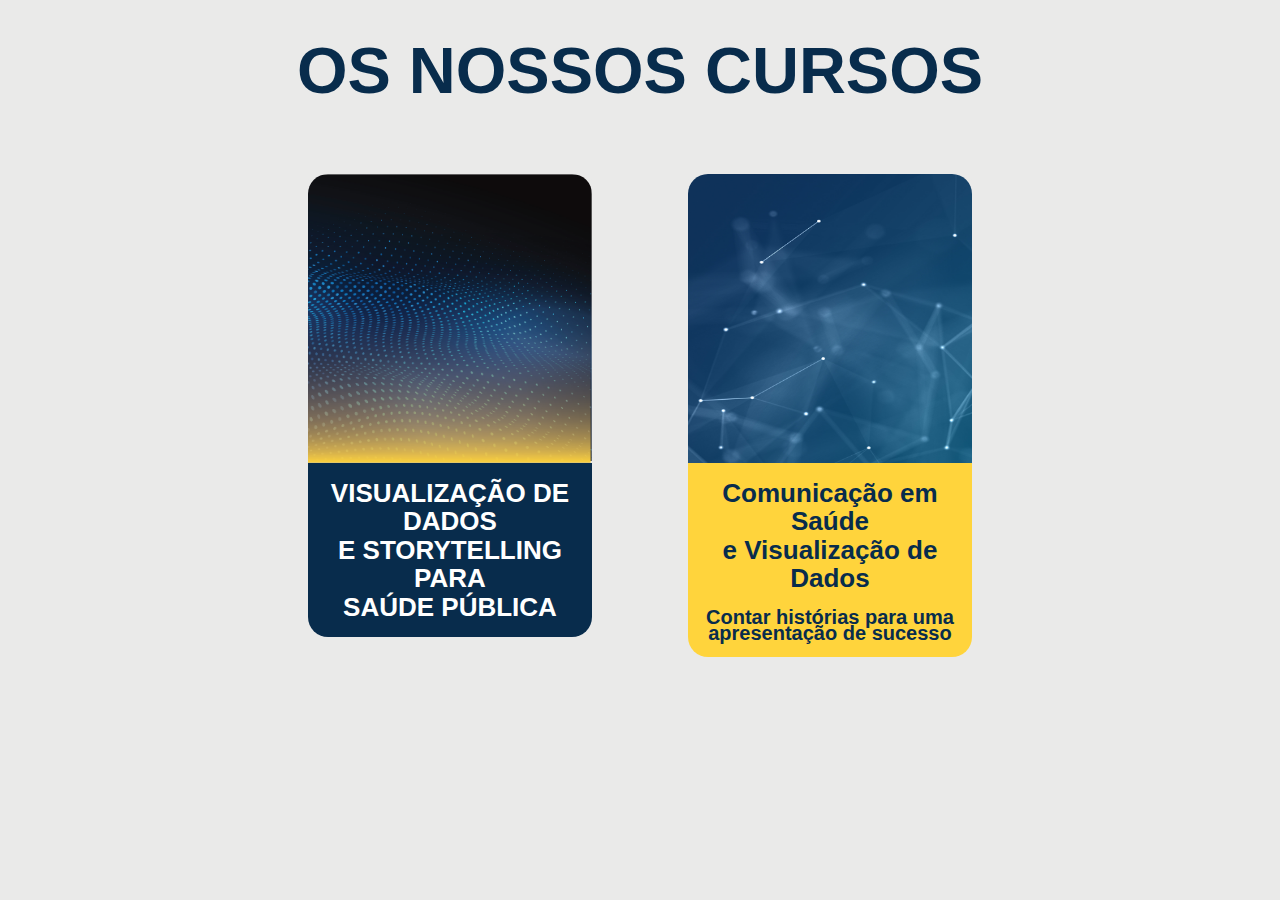
<file: index.html>
<!DOCTYPE html>
<html lang="en">

<head>
    <meta charset="UTF-8">
    <meta name="viewport" content="width=device-width, initial-scale=1.0">
    <title>VISUALIZAÇÃO DE DADOS E STORYTELLING PARA SAÚDE PÚBLICA</title>
    <meta property="og:title" content="VISUALIZAÇÃO DE DADOS E STORYTELLING PARA SAÚDE PÚBLICA">
    <meta property="og:description" content="Dotar os profissionais de saúde de técnicas de comunicação mais eficazes.">
    <meta property="og:image" content="https://datavizhealth.netlify.app/images/preview_1.png">
    <meta property="og:url" content="https://datavizhealth.netlify.app/">
    <meta property="og:type" content="website">
    <link rel="icon" href="./images/favicon.ico" type="image/x-icon">
    <!-- Bootstrap CSS -->
    <link href="https://cdn.jsdelivr.net/npm/bootstrap@5.0.2/dist/css/bootstrap.min.css" rel="stylesheet">
    <link href="./style.css" rel="stylesheet">
    <link href="https://fonts.cdnfonts.com/css/bebas-neue" rel="stylesheet">
    <link href='https://fonts.googleapis.com/css?family=Roboto' rel='stylesheet'>
</head>

<body class="bg-white-full">
    <div class="container text-center my-container">
        <div class="row my-title py-3">
            <h1 class="text-blue bebas bold py-3">OS NOSSOS CURSOS</h1>
        </div>
        <div class="row my-row py-0 py-md-4">
            <div class="col-md-2"></div>
            <div class="col-md-4 text-center">
                <a href="./course1.html" target="_blank">
                    <div class="card mx-auto">
                        <img class="card-img-top" src="./images/preview_1.png" alt="Card image cap">
                        <div class="card-body text-center bg-blue">
                            <p class="card-text text-white bebas bold">
                                VISUALIZAÇÃO DE DADOS<br /> E STORYTELLING PARA<br /> SAÚDE PÚBLICA
                            </p>
                        </div>
                    </div>
                </a>
            </div>
            <div class="col-md-4 text-center">
                <a href="./course2.html" target="_blank">
                    <div class="card mx-auto">
                        <img class="card-img-top" src="./images/preview_2.png" alt="Card image cap">
                        <div class="card-body text-center bg-yellow">
                            <div class="row card-line-height">
                                <p class="card-text text-blue bebas bold">
                                    Comunicação em Saúde<br /> e Visualização de Dados
                                </p>
                                <span class="card-text text-blue bebas bold">
                                    Contar histórias para uma <br />apresentação de sucesso
                                </span>
                            </div>
                        </div>
                    </div>
                </a>
            </div>
            <div class="col-md-2"></div>
        </div>
    </div>
</body>

</html>
</file>
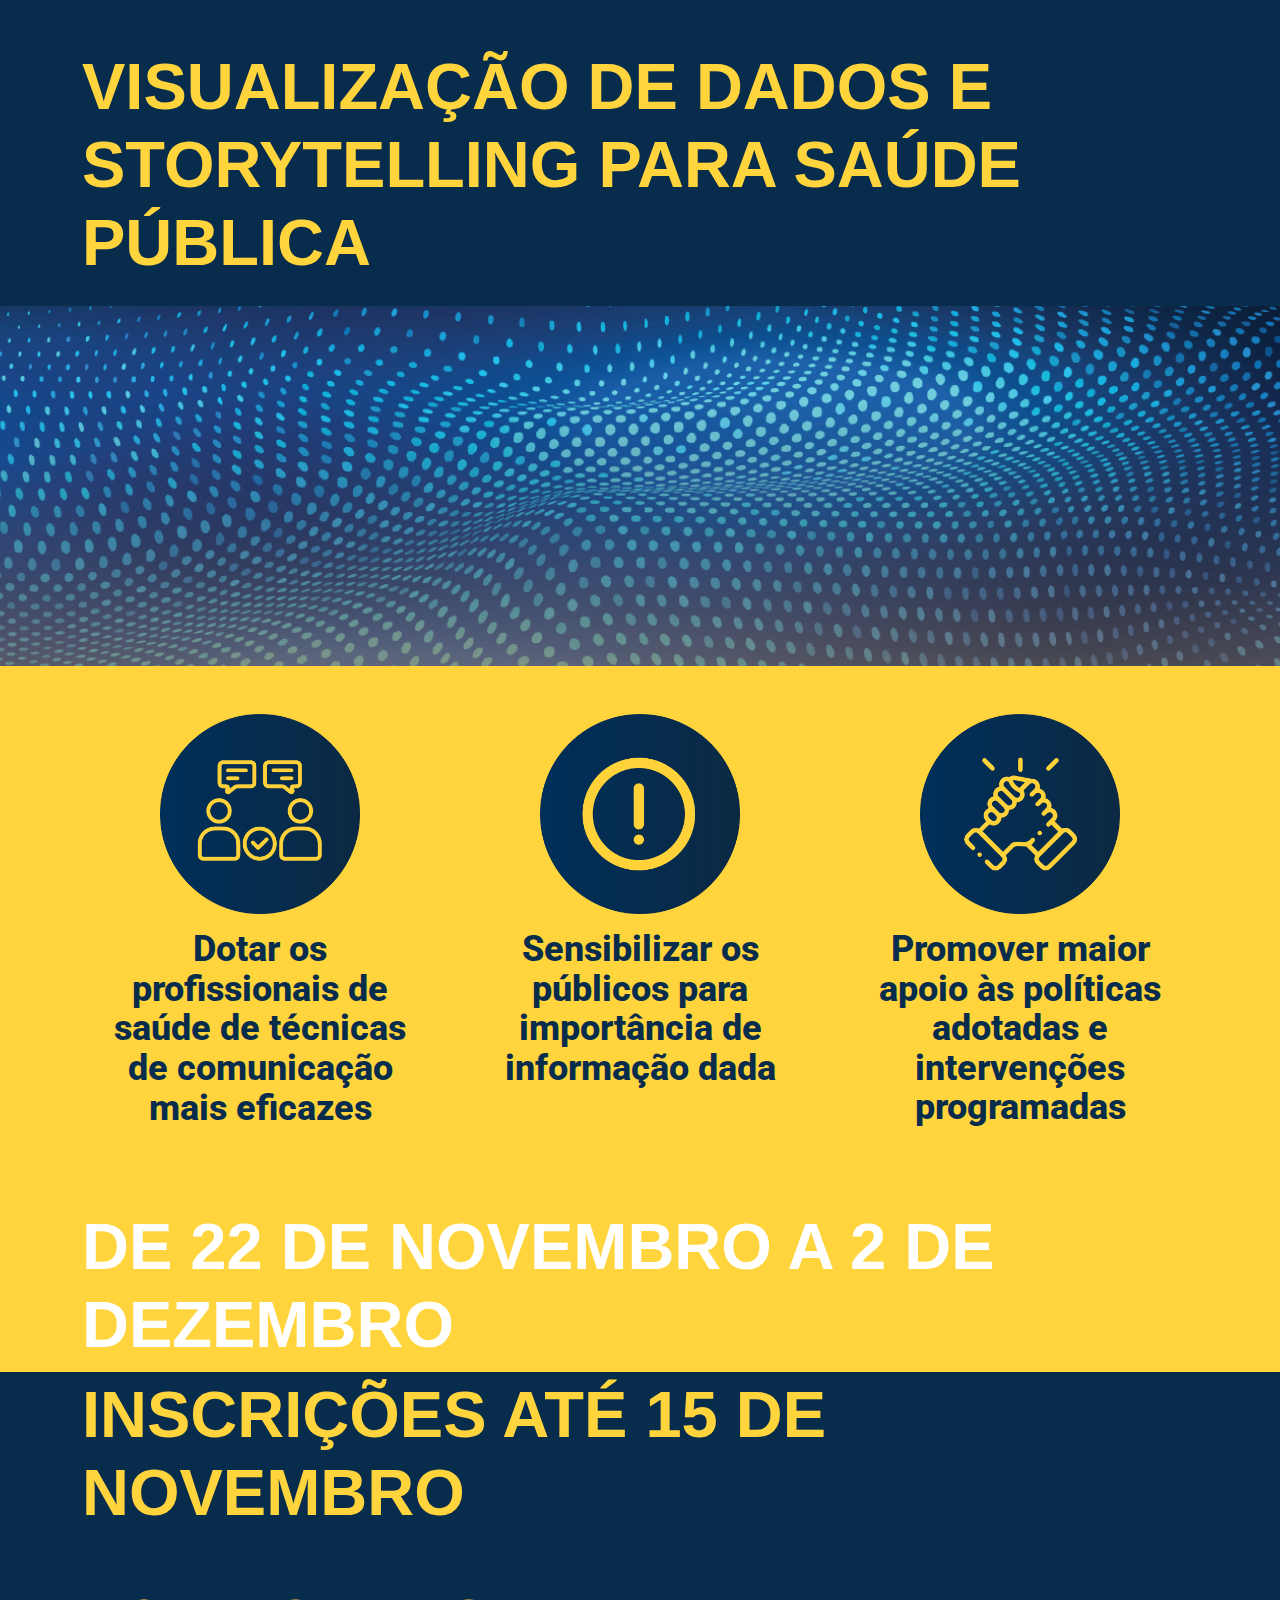
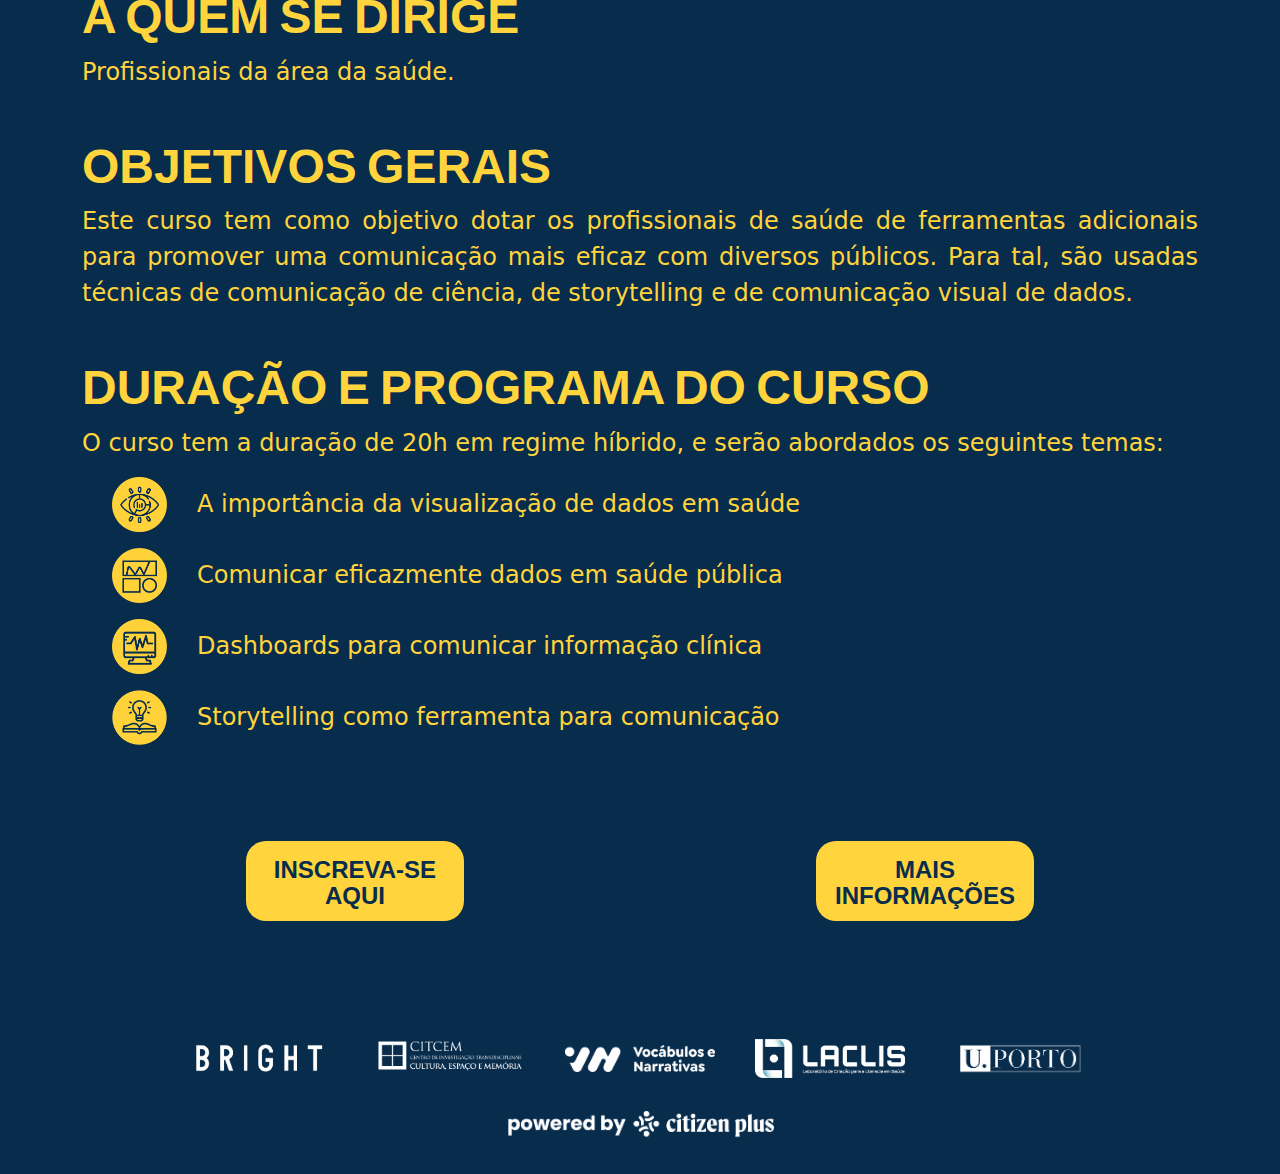
<file: course1.html>
<!DOCTYPE html>
<html lang="en">

<head>
    <meta charset="UTF-8">
    <meta name="viewport" content="width=device-width, initial-scale=1.0">
    <title>VISUALIZAÇÃO DE DADOS E STORYTELLING PARA SAÚDE PÚBLICA</title>
    <meta property="og:title" content="VISUALIZAÇÃO DE DADOS E STORYTELLING PARA SAÚDE PÚBLICA">
    <meta property="og:description" content="Dotar os profissionais de saúde de técnicas de comunicação mais eficazes.">
    <meta property="og:image" content="https://datavizhealth.netlify.app/images/preview_1.png">
    <meta property="og:url" content="https://datavizhealth.netlify.app/">
    <meta property="og:type" content="website">
    <link rel="icon" href="./images/1/favicon.ico" type="image/x-icon">
    <!-- Bootstrap CSS -->
    <link href="https://cdn.jsdelivr.net/npm/bootstrap@5.0.2/dist/css/bootstrap.min.css" rel="stylesheet">
    <link href="./style.css" rel="stylesheet">
    <link href="https://fonts.cdnfonts.com/css/bebas-neue" rel="stylesheet">
    <link href='https://fonts.googleapis.com/css?family=Roboto' rel='stylesheet'>
</head>

<body class="bg-blue-full">
    <div class="container">
        <div class="pt-5 pb-3">
            <h1 class="bebas bold text-yellow">
                VISUALIZAÇÃO DE DADOS E<br>
                STORYTELLING PARA SAÚDE PÚBLICA
            </h1>
        </div>
    </div>
    <div class="first-parallax"></div>
    <div class="bg-yellow">
        <div class="container">
            <div class="row text-center">
                <div class="col-md-4 py-4 py-md-5 px-4">
                    <img src="./images/1/icon1.png" />
                    <p class="text-blue roboto bold py-3">
                        Dotar os profissionais
                        de saúde de técnicas de
                        comunicação mais
                        eficazes
                    </p>
                </div>
                <div class="col-md-4 py-4 py-md-5 px-4">
                    <img src="./images/1/icon2.png" />
                    <p class="text-blue roboto bold py-3">
                        Sensibilizar os públicos
                        para importância de
                        informação dada
                    </p>
                </div>
                <div class="col-md-4 py-4 py-md-5 px-4">
                    <img src="./images/1/icon3.png" />
                    <p class="text-blue roboto bold py-3">
                        Promover maior apoio
                        às políticas adotadas
                        e intervenções
                        programadas
                    </p>
                </div>
            </div>
            <div class="row">
                <h1 class="text-white bebas bold">
                    DE 22 DE NOVEMBRO A 2 DE DEZEMBRO
                </h1>
            </div>
        </div>
    </div>
    <div class="bg-blue">
        <div class="container">
            <div class="row mb-5 mt-1">
                <h1 class="text-yellow bebas bold">
                    INSCRIÇÕES ATÉ 15 DE NOVEMBRO
                </h1>
            </div>
            <div class="mb-5 text-yellow">
                <h2 class="apertado text-yellow bebas bold">A QUEM SE DIRIGE</h2>
                <div class="justify">
                    <span class="">
                        Profissionais da área da saúde.
                    </span>
                </div>
            </div>
            <div class="mb-5 text-yellow">
                <h2 class="apertado text-yellow bebas bold">OBJETIVOS GERAIS</h2>
                <div class="justify">
                    <span class="">
                        Este curso tem como objetivo dotar os profissionais de saúde de ferramentas adicionais para
                        promover
                        uma comunicação mais eficaz com diversos públicos. Para tal, são usadas técnicas de comunicação
                        de
                        ciência, de storytelling e de comunicação visual de dados.
                    </span>
                </div>
            </div>
            <div class="mb-5 programa text-yellow">
                <h2 class="apertado text-yellow bebas bold">DURAÇÃO E PROGRAMA DO CURSO</h2>
                <div class="justify">
                    <span class="">
                        O curso tem a duração de 20h em regime híbrido, e serão abordados os seguintes temas:
                    </span>
                </div>
                <!--
                <ul class="mx-4">
                    <li class="my-3">
                        <img src="./images/icone1.png" alt="ícone">
                        <span>A importância da visualização de dados em saúde</span>
                    </li>
                    <li class="my-3">
                        <img src="./images/icone2.png" alt="ícone">
                        <span>Comunicar eficazmente dados em saúde pública</span>
                    </li>
                    <li class="my-3">
                        <img src="./images/icone3.png" alt="ícone">
                        <span>Dashboards para comunicar informação clínica</span>
                    </li>
                    <li class="my-3">
                        <img src="./images/icone4.png" alt="ícone">
                        <span>Storytelling como ferramenta para comunicação</span>
                    </li>
                </ul>
                -->
                <div class="mx-4">
                    <div class="row my-3 align-items-center">
                        <div class="col-md-1 text-center">
                            <img src="./images/1/icone1.png" alt="ícone" class="my-3 my-md-0">
                        </div>
                        <div class="col-md-11">
                            <span class="">A importância da visualização de dados em saúde</span>
                        </div>
                    </div>
                    <div class="row my-3 align-items-center">
                        <div class="col-md-1 text-center">
                            <img src="./images/1/icone2.png" alt="ícone" class="my-3 my-md-0">
                        </div>
                        <div class="col-md-11">
                            <span class="">Comunicar eficazmente dados em saúde pública</span>
                        </div>
                    </div>
                    <div class="row my-3 align-items-center">
                        <div class="col-md-1 text-center">
                            <img src="./images/1/icone3.png" alt="ícone" class="my-3 my-md-0">
                        </div>
                        <div class="col-md-11">
                            <span class="">Dashboards para comunicar informação clínica</span>
                        </div>
                    </div>
                    <div class="row my-3 align-items-center">
                        <div class="col-md-1 text-center">
                            <img src="./images/1/icone4.png" alt="ícone" class="my-3 my-md-0">
                        </div>
                        <div class="col-md-11">
                            <span class="">Storytelling como ferramenta para comunicação</span>
                        </div>
                    </div>
                </div>
            </div>
            <div class="row text-center mb-3 mb-md-0">
                <div class="col-md-6 py-3 py-md-5">
                    <button class="custom-btn-yellow py-3"
                        onclick="window.open('https://forms.gle/zRK8W9pC4ucbipCW8', '_blank')">
                        <p class="text-blue bebas bold">INSCREVA-SE AQUI</p>
                    </button>
                </div>
                <div class="col-md-6 py-3 py-md-5">
                    <button class="custom-btn-yellow py-3"
                        onclick="window.open('https://datavizhealth.netlify.app/images/1/VisualizacaoDeDadosEStorytelling.pdf', '_blank')">
                        <p class="text-blue bebas bold">MAIS INFORMAÇÕES</p>
                    </button>
                </div>
            </div>
        </div>
    </div>
</body>
<footer class="bg-blue-full py-4">
    <div class="container">
        <div class="row text-center">
            <div class="col-md-1"></div>
            <div class="col-12 col-md-2 d-flex justify-content-center align-items-center">
                <img src="./images/bright white.png" class="my-1 my-md-2" />
            </div>
            <div class="col-12 col-md-2 d-flex justify-content-center align-items-center">
                <img src="./images/citcem.png" class="my-3 my-md-2" />
            </div>
            <div class="col-12 col-md-2 d-flex justify-content-center align-items-center">
                <img src="./images/vocábulos e narrativas.png" class="my-4 my-md-2" />
            </div>
            <div class="col-12 col-md-2 d-flex justify-content-center align-items-center">
                <img src="./images/logo azul claro.png" class="my-4 my-md-2" />
            </div>
            <div class="col-12 col-md-2 d-flex justify-content-center align-items-center">
                <img src="./images/uporto.png" class="my-4 my-md-2" />
            </div>
            <div class="col-md-1"></div>
        </div>
        <div class="row">
            <div class="col-md-4"></div>
            <div class="col-md-4 d-flex justify-content-center align-items-center">
                <img src="./images/citizen plus.png" class="my-2 w-75" />
            </div>
            <div class="col-md-4"></div>
        </div>
    </div>
</footer>

</html>
</file>
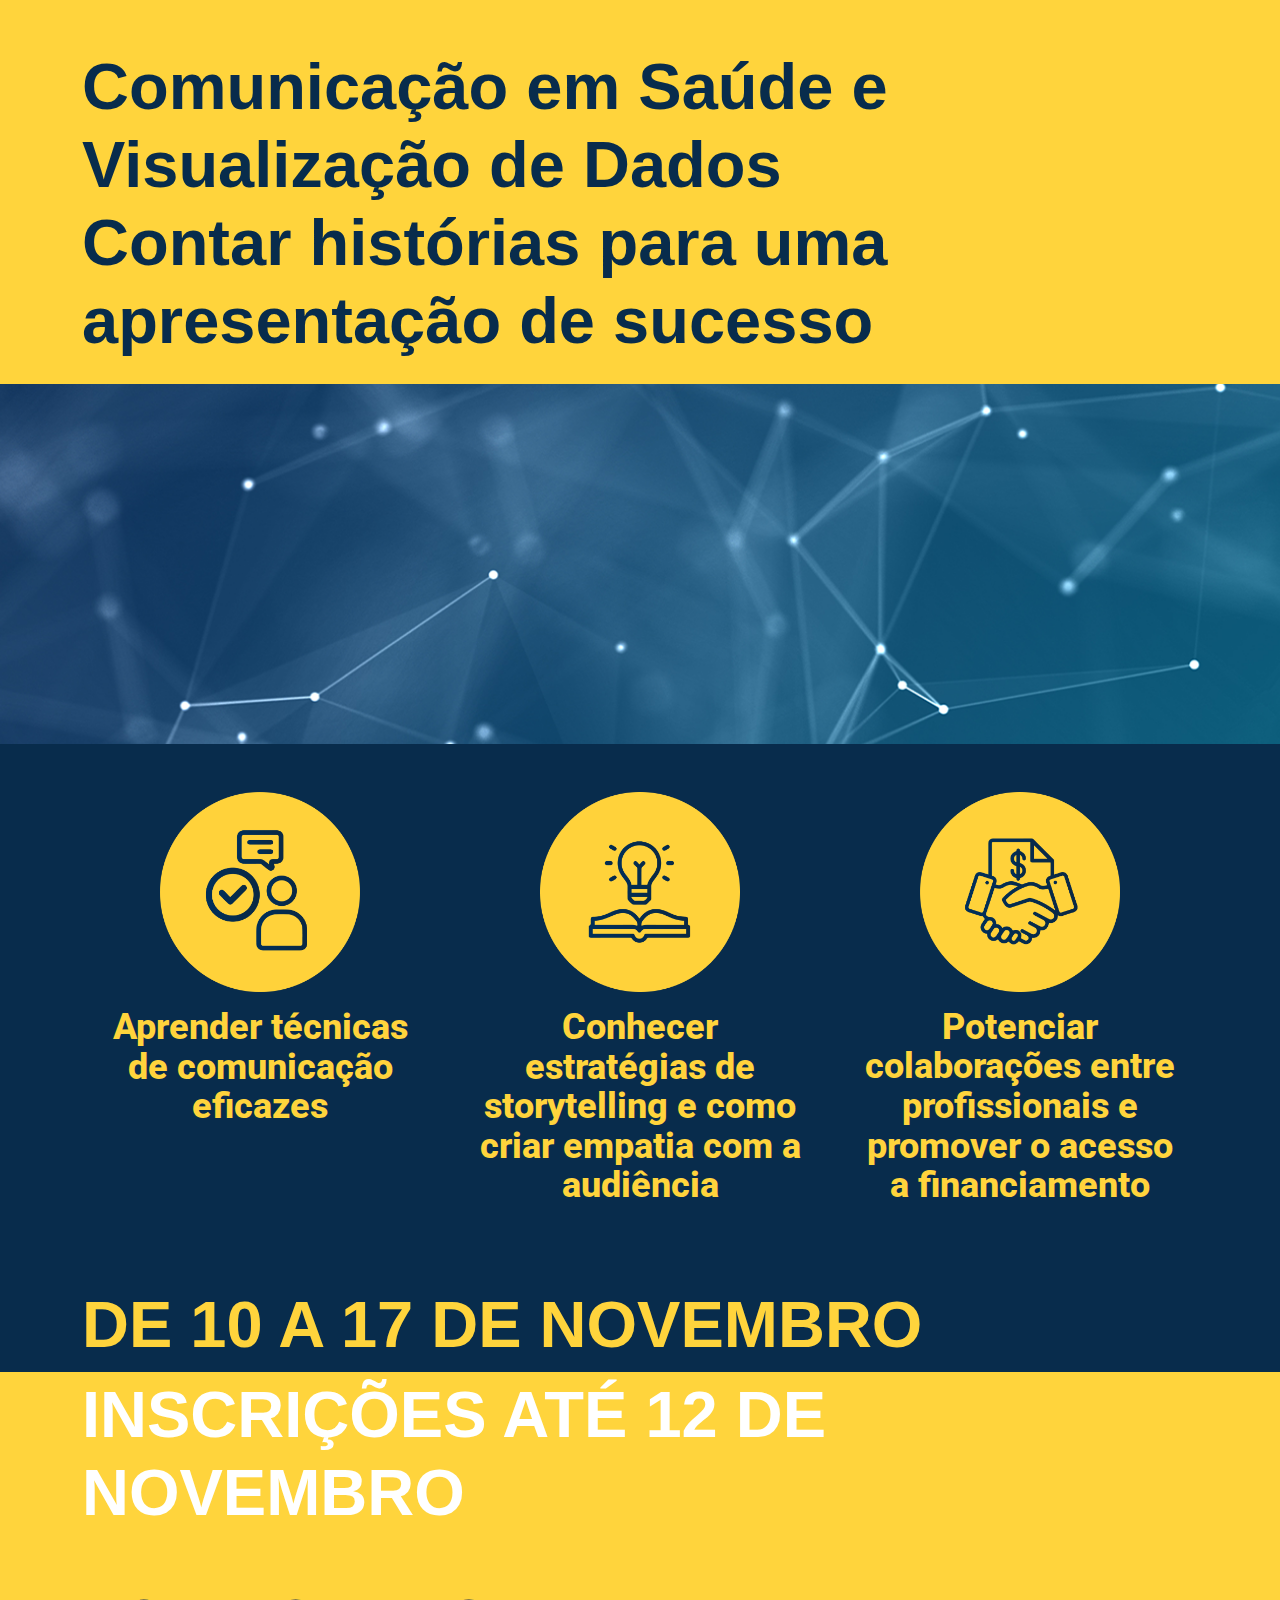
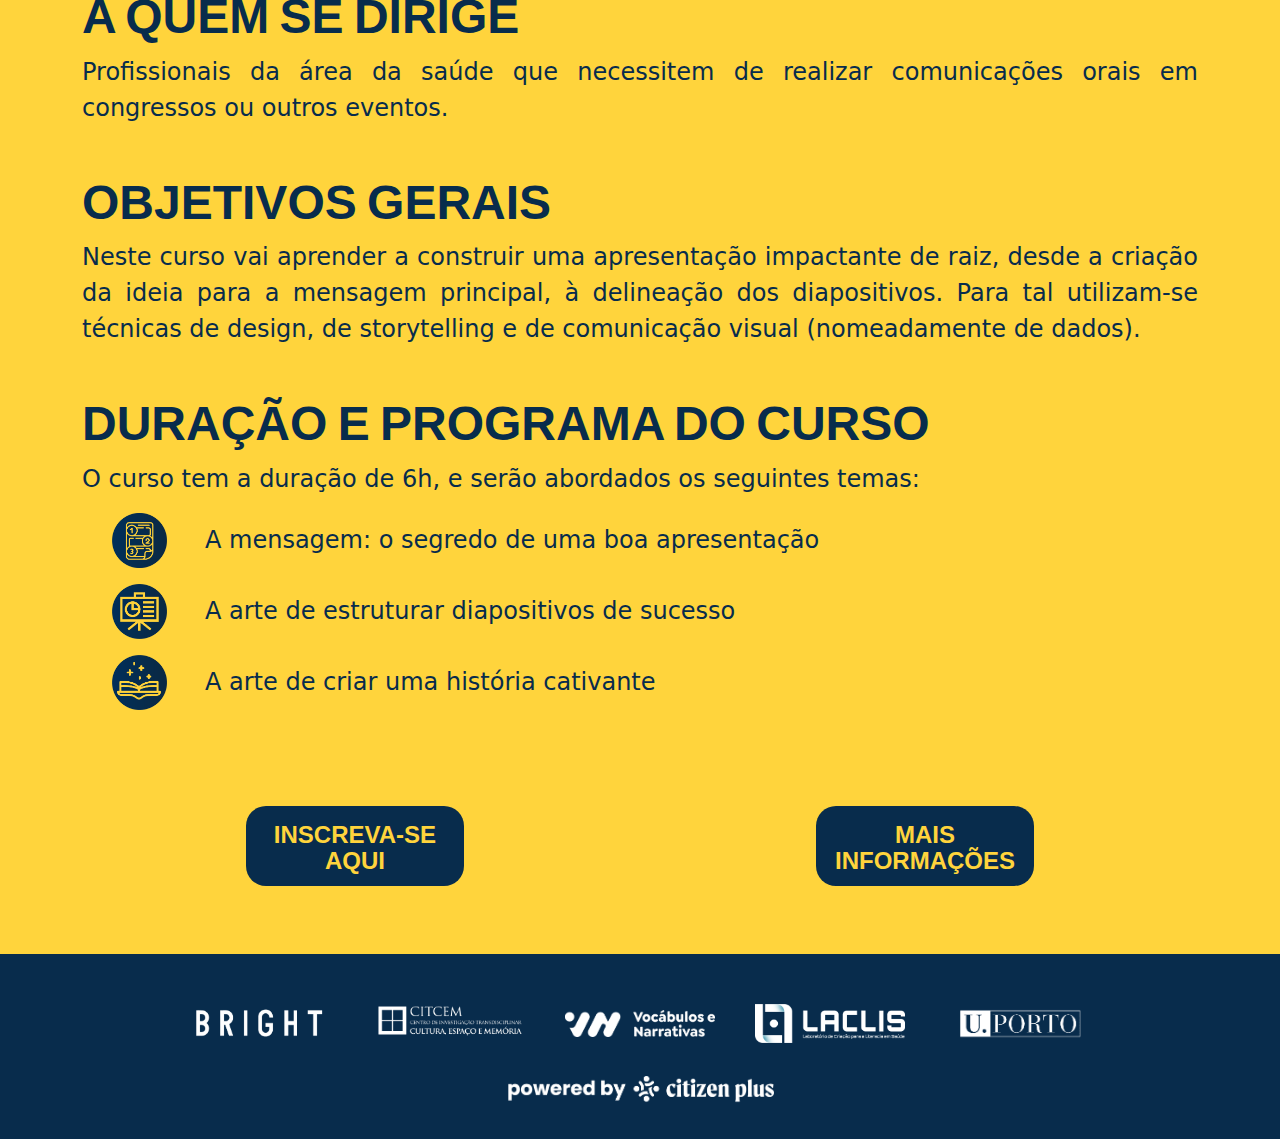
<file: course2.html>
<!DOCTYPE html>
<html lang="en">

<head>
    <meta charset="UTF-8">
    <meta name="viewport" content="width=device-width, initial-scale=1.0">
    <title>Comunicação em Saúde e Visualização de Dados</title>
    <meta property="og:title" content="Comunicação em Saúde e Visualização de Dados">
    <meta property="og:description"
        content="Comunicação em Saúde e Visualização de Dados. Contar histórias para uma apresentação de sucesso.">
    <meta property="og:image" content="https://datavizhealth.netlify.app/images/preview_2.png">
    <meta property="og:url" content="https://datavizhealth.netlify.app/">
    <meta property="og:type" content="website">
    <link rel="icon" href="./images/2/favicon.ico" type="image/x-icon">
    <!-- Bootstrap CSS -->
    <link href="https://cdn.jsdelivr.net/npm/bootstrap@5.0.2/dist/css/bootstrap.min.css" rel="stylesheet">
    <link href="./style.css" rel="stylesheet">
    <link href="https://fonts.cdnfonts.com/css/bebas-neue" rel="stylesheet">
    <link href='https://fonts.googleapis.com/css?family=Roboto' rel='stylesheet'>
</head>

<body class="bg-yellow-full">
    <div class="container">
        <div class="pt-5 pb-3">
            <h1 class="bebas bold text-blue">
                Comunicação em Saúde e Visualização de Dados<br />
                Contar histórias para uma apresentação de sucesso
            </h1>
        </div>
    </div>
    <div class="second-parallax"></div>
    <div class="bg-blue">
        <div class="container">
            <div class="row text-center">
                <div class="col-md-4 py-4 py-md-5 px-4">
                    <img src="./images/2/icon1.png" />
                    <p class="text-yellow roboto bold py-3">
                        Aprender técnicas de
                        comunicação eficazes
                    </p>
                </div>
                <div class="col-md-4 py-4 py-md-5 px-4">
                    <img src="./images/2/icon2.png" />
                    <p class="text-yellow roboto bold py-3">
                        Conhecer estratégias de
                        storytelling e como criar
                        empatia com a audiência
                    </p>
                </div>
                <div class="col-md-4 py-4 py-md-5 px-4">
                    <img src="./images/2/icon3.png" />
                    <p class="text-yellow roboto bold py-3">
                        Potenciar colaborações
                        entre profissionais e
                        promover o acesso a
                        financiamento
                    </p>
                </div>
            </div>
            <div class="row">
                <h1 class="text-yellow bebas bold">
                    DE 10 A 17 DE NOVEMBRO
                </h1>
            </div>
        </div>
    </div>
    <div class="bg-yellow">
        <div class="container">
            <div class="row mb-5 mt-1">
                <h1 class="text-white bebas bold">
                    INSCRIÇÕES ATÉ 12 DE NOVEMBRO
                </h1>
            </div>
            <div class="mb-5 text-blue">
                <h2 class="apertado text-blue bebas bold">A QUEM SE DIRIGE</h2>
                <div class="justify">
                    <span class="">
                        Profissionais da área da saúde que necessitem de realizar comunicações orais em congressos ou
                        outros eventos.
                    </span>
                </div>
            </div>
            <div class="mb-5 text-blue">
                <h2 class="apertado text-blue bebas bold">OBJETIVOS GERAIS</h2>
                <div class="justify">
                    <span class="">
                        Neste curso vai aprender a construir uma apresentação impactante de raiz, desde a criação da
                        ideia para a
                        mensagem principal, à delineação dos diapositivos. Para tal utilizam-se técnicas de design, de
                        storytelling e de
                        comunicação visual (nomeadamente de dados).
                    </span>
                </div>
            </div>
            <div class="mb-5 programa text-blue">
                <h2 class="apertado text-blue bebas bold">DURAÇÃO E PROGRAMA DO CURSO</h2>
                <div class="justify">
                    <span class="">
                        O curso tem a duração de 6h, e serão abordados os seguintes temas:
                    </span>
                </div>
                <!--
                <ul class="mx-4">
                    <li class="my-3">
                        <img src="./images/icone1.png" alt="ícone">
                        <span>A importância da visualização de dados em saúde</span>
                    </li>
                    <li class="my-3">
                        <img src="./images/icone2.png" alt="ícone">
                        <span>Comunicar eficazmente dados em saúde pública</span>
                    </li>
                    <li class="my-3">
                        <img src="./images/icone3.png" alt="ícone">
                        <span>Dashboards para comunicar informação clínica</span>
                    </li>
                    <li class="my-3">
                        <img src="./images/icone4.png" alt="ícone">
                        <span>Storytelling como ferramenta para comunicação</span>
                    </li>
                </ul>
                -->
                <div class="mx-4">
                    <div class="row my-3 align-items-center">
                        <div class="col-md-1 text-center">
                            <img src="./images/2/icone1.png" alt="ícone" class="my-3 my-md-0">
                        </div>
                        <div class="col-md-11">
                            <span class="px-2">A mensagem: o segredo de uma boa apresentação</span>
                        </div>
                    </div>
                    <div class="row my-3 align-items-center">
                        <div class="col-md-1 text-center">
                            <img src="./images/2/icone2.png" alt="ícone" class="my-3 my-md-0">
                        </div>
                        <div class="col-md-11">
                            <span class="px-2">A arte de estruturar diapositivos de sucesso</span>
                        </div>
                    </div>
                    <div class="row my-3 align-items-center">
                        <div class="col-md-1 text-center">
                            <img src="./images/2/icone3.png" alt="ícone" class="my-3 my-md-0">
                        </div>
                        <div class="col-md-11">
                            <span class="px-2">A arte de criar uma história cativante</span>
                        </div>
                    </div>
                </div>
            </div>
            <div class="row text-center mb-3 mb-md-0">
                <div class="col-md-6 py-3 py-md-5">
                    <button class="custom-btn-blue py-3"
                        onclick="window.open('https://forms.gle/vrJmUmqjH7dn9Yqe8', '_blank')">
                        <p class="text-yellow bebas bold">INSCREVA-SE AQUI</p>
                    </button>
                </div>
                <div class="col-md-6 py-3 py-md-5">
                    <button class="custom-btn-blue py-3"
                        onclick="window.open('https://datavizhealth.netlify.app/images/2/ComunicacaoEmSaudeEVisualizacaoDeDados.pdf', '_blank')">
                        <p class="text-yellow bebas bold">MAIS INFORMAÇÕES</p>
                    </button>
                </div>
            </div>
        </div>
    </div>
</body>
<footer class="bg-blue-full py-4">
    <div class="container">
        <div class="row text-center">
            <div class="col-md-1"></div>
            <div class="col-12 col-md-2 d-flex justify-content-center align-items-center">
                <img src="./images/bright white.png" class="my-1 my-md-2" />
            </div>
            <div class="col-12 col-md-2 d-flex justify-content-center align-items-center">
                <img src="./images/citcem.png" class="my-3 my-md-2" />
            </div>
            <div class="col-12 col-md-2 d-flex justify-content-center align-items-center">
                <img src="./images/vocábulos e narrativas.png" class="my-4 my-md-2" />
            </div>
            <div class="col-12 col-md-2 d-flex justify-content-center align-items-center">
                <img src="./images/logo azul claro.png" class="my-4 my-md-2" />
            </div>
            <div class="col-12 col-md-2 d-flex justify-content-center align-items-center">
                <img src="./images/uporto.png" class="my-4 my-md-2" />
            </div>
            <div class="col-md-1"></div>
        </div>
        <div class="row">
            <div class="col-md-4"></div>
            <div class="col-md-4 d-flex justify-content-center align-items-center">
                <img src="./images/citizen plus.png" class="my-2 w-75" />
            </div>
            <div class="col-md-4"></div>
        </div>
    </div>
</footer>

</html>
</file>
<file: style.css>
.justify {
    text-align: justify !important;
    text-justify: inter-word !important;
}

.bg-blue-full {
    background-color: #082c4c;
    overflow-x: hidden;
    height: 100%;
    width: 100%;
}

.bg-yellow-full {
    background-color: #ffd43c;
    overflow-x: hidden;
    height: 100%;
    width: 100%;
}

.bg-white-full {
    background-color: #Eaeae9;
    overflow-x: hidden;
    height: 100% !important;
    width: 100%;
}

.bebas {
    font-family: 'Bebas Neue', sans-serif !important;
}

.roboto {
    font-family: 'Roboto', sans-serif !important;
}

.bold {
    font-weight: 800 !important;
}

h1 {
    font-size: 65px !important;
}

h2 {
    font-size: 48px !important;
}

p {
    font-size: 36px !important;
    line-height: 1.1;
}

span {
    font-size: 24px !important;
}

.first-parallax {
    height: 40vh !important;
    width: 100%;
    background-image: url("./images/1/fundo.png");
    background-position: center;
    background-repeat: no-repeat;
    background-attachment: fixed;
    background-size: cover;
}

.second-parallax {
    height: 40vh !important;
    width: 100%;
    background-image: url("./images/2/fundo.png");
    background-position: center;
    background-repeat: no-repeat;
    background-attachment: fixed;
    background-size: cover;
}

.bg-yellow {
    background-color: #ffd43c;
}

.bg-blue {
    background-color: #082c4c;
}

.bg-yellow img {
    width: 200px;
    height: auto;
}

.bg-blue img {
    width: 200px;
    height: auto;
}

.text-yellow {
    color: #ffd43c !important;
}

.text-blue {
    color: #082c4c !important;
}

footer img {
    width: 150px;
    height: auto;
}

.apertado {
    word-spacing: -3px;
}

.custom-btn-yellow {
    background-color: #ffd43c;
    border: none;
    border-radius: 20px;
    width: 40%;
    height: 80%;
}

.custom-btn-yellow p {
    font-size: 24px !important;
}

.custom-btn-blue {
    background-color: #082c4c;
    border: none;
    border-radius: 20px;
    width: 40%;
    height: 80%;
}

.custom-btn-blue p {
    font-size: 24px !important;
}

.programa img {
    width: 55px;
    height: auto;
}

a {
    text-decoration: none;
}

.card {
    width: 80% !important;
    height: 80% !important;
    border: 20px;
    background-color: #Eaeae9;
}


.card:hover {
    -webkit-transform: scale(1.1);
    transform: scale(1.1);
    -webkit-transition: 0.4s ease;
    transition: 0.4s ease;
}

.card-img-top {
    height: 65% !important;
    border-top-left-radius: 20px;
    border-top-right-radius: 20px;
}

.card-body {
    /*height: 35%;*/
    border-bottom-left-radius: 20px;
    border-bottom-right-radius: 20px;
}

.card p {
    font-size: 26px !important;
}

.card-line-height {
    line-height: 0.8;
}

.card span {
    font-size: 20px !important;
}

.my-title {
    position: relative;
    height: 20% !important;
}
.my-row {
    position: relative;
    height: 80% !important;
}
</file>
